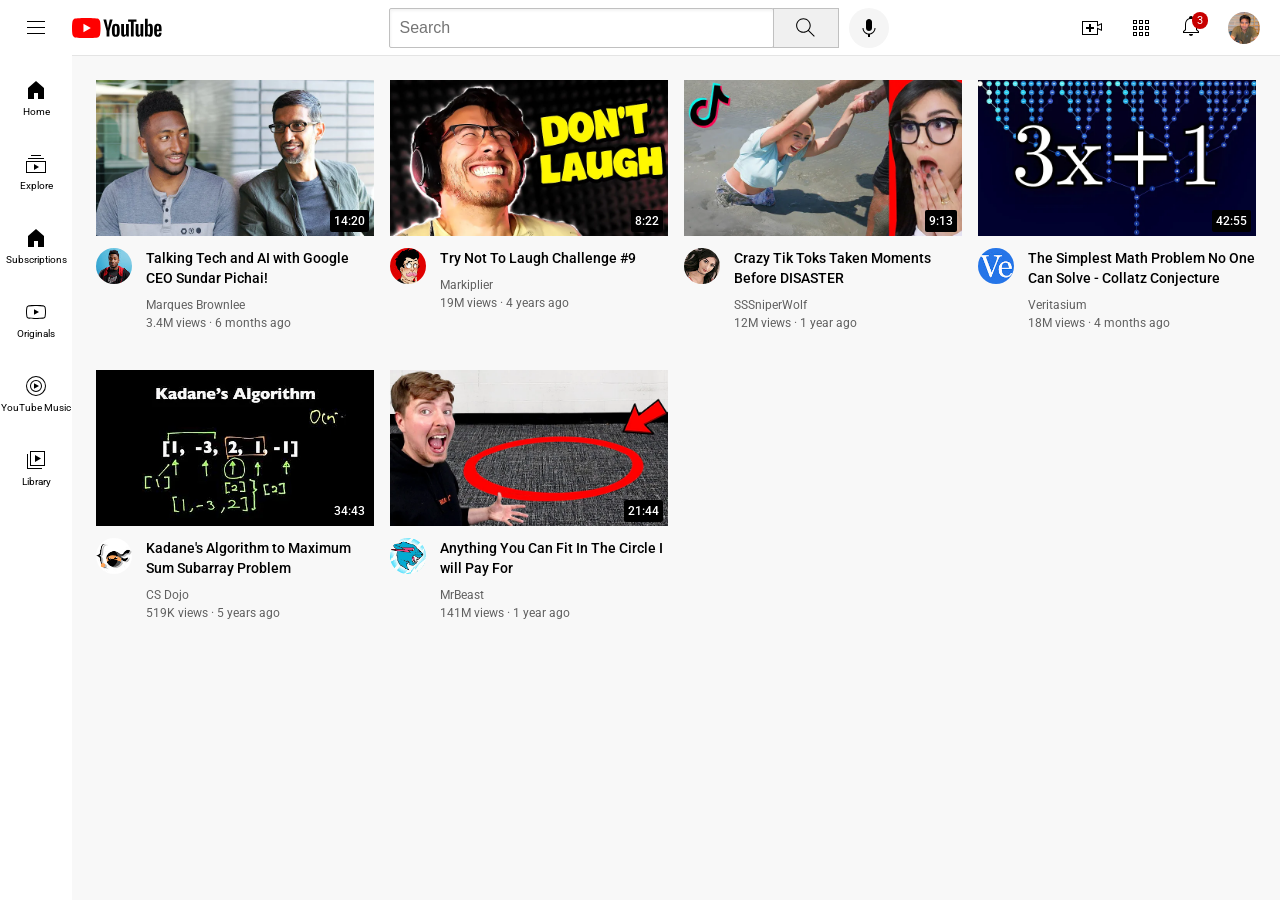
<file: index.html>
<!DOCTYPE html>
<html>
<head>
  <title>YouTube.com Clone</title>

  <link rel="preconnect" href="https://fonts.googleapis.com">
  <link rel="preconnect" href="https://fonts.gstatic.com" crossorigin>
  <link href="https://fonts.googleapis.com/css2?family=Roboto:wght@400;500;700&display=swap" rel="stylesheet">

  <link rel="stylesheet" href="styles/general.css">
  <link rel="stylesheet" href="styles/header.css">
  <link rel="stylesheet" href="styles/video.css">
  <link rel="stylesheet" href="styles/sidebar.css">
</head>
<body>
  <header class="header">
    <div class="left-section">
      <img class="hamburger-menu" src="icons/hamburger-menu.svg">
      <img class="youtube-logo" src="icons/youtube-logo.svg">
    </div>
    <div class="middle-section">
      <input class="search-bar" type="text" placeholder="Search">
      <button class="search-button">
        <img class="search-icon" src="icons/search.svg">
        <div class="tooltip">Search</div>
      </button>
      <button class="voice-search-button">
        <img class="voice-search-icon" src="icons/voice-search-icon.svg">
        <div class="tooltip">Search with Your Voice</div>
      </button>
    </div>
    <div class="right-section">
      <div class="upload-icon-container">
        <img class="upload-icon" src="icons/upload.svg">
        <div class="tooltip">Create</div>
      </div>
      <img class="youtube-apps-icon" src="icons/youtube-apps.svg">
      <div class="notifications-icon-container">
        <img class="notifications-icon" src="icons/notifications.svg">
        <div class="notifications-count">3</div>
      </div>
      <img class="current-user-picture" src="channel-profilepics/channels4_profile.jpg">
    </div>
  </header>

  <nav class="sidebar">
    <div class="sidebar-link">
      <img src="icons/home.svg">
      <div>Home</div>
    </div>
    <div class="sidebar-link">
      <img src="icons/subscriptions.svg">
      <div>Explore</div>
    </div>
    <div class="sidebar-link">
      <img src="icons/home.svg">
      <div>Subscriptions</div>
    </div>
    <div class="sidebar-link">
      <img src="icons/originals.svg">
      <div>Originals</div>
    </div>
    <div class="sidebar-link">
      <img src="icons/youtube-music.svg">
      <div>YouTube Music</div>
    </div>
    <div class="sidebar-link">
      <img src="icons/library.svg">
      <div>Library</div>
    </div>
  </nav>

  <main>
    <section class="video-grid">
      <div class="video-preview">
        <div class="thumbnail-row">
          <img class="thumbnail" src="thumbnails/thumbnail-1.webp">
          <div class="video-time">14:20</div>
        </div>
        <div class="video-info-grid">
          <div class="channel-picture">
            <img class="profile-picture" src="channel-profilepics/channel-1.jpeg">
          </div>
          <div class="video-info">
            <p class="video-title">
              Talking Tech and AI with Google CEO Sundar Pichai!
            </p>
            <p class="video-author">
              Marques Brownlee
            </p>
            <p class="video-stats">
              3.4M views &#183; 6 months ago
            </p>
          </div>
        </div>
      </div>

      <div class="video-preview">
        <div class="thumbnail-row">
          <img class="thumbnail" src="thumbnails/thumbnail-2.webp">
          <div class="video-time">8:22</div>
        </div>
        <div class="video-info-grid">
          <div class="channel-picture">
            <img class="profile-picture" src="channel-profilepics/channel-2.jpeg">
          </div>
          <div class="video-info">
            <p class="video-title">
              Try Not To Laugh Challenge #9
            </p>
            <p class="video-author">
              Markiplier
            </p>
            <p class="video-stats">
              19M views &#183; 4 years ago
            </p>
          </div>
        </div>
      </div>

      <div class="video-preview">
        <div class="thumbnail-row">
          <img class="thumbnail" src="thumbnails/thumbnail-3.webp">
          <div class="video-time">9:13</div>
        </div>
        <div class="video-info-grid">
          <div class="channel-picture">
            <img class="profile-picture" src="channel-profilepics/channel-3.jpeg">
          </div>
          <div class="video-info">
            <p class="video-title">
              Crazy Tik Toks Taken Moments Before DISASTER
            </p>
            <p class="video-author">
              SSSniperWolf
            </p>
            <p class="video-stats">
              12M views &#183; 1 year ago
            </p>
          </div>
        </div>
      </div>

      <div class="video-preview">
        <div class="thumbnail-row">
          <img class="thumbnail" src="thumbnails/thumbnail-4.webp">
          <div class="video-time">42:55</div>
        </div>
        <div class="video-info-grid">
          <div class="channel-picture">
            <img class="profile-picture" src="channel-profilepics/channel-4.jpeg">
          </div>
          <div class="video-info">
            <p class="video-title">
              The Simplest Math Problem No One Can Solve - Collatz Conjecture
            </p>
            <p class="video-author">
              Veritasium
            </p>
            <p class="video-stats">
              18M views &#183; 4 months ago
            </p>
          </div>
        </div>
      </div>

      <div class="video-preview">
        <div class="thumbnail-row">
          <img class="thumbnail" src="thumbnails/thumbnail-5.webp">
          <div class="video-time">34:43</div>
        </div>
        <div class="video-info-grid">
          <div class="channel-picture">
            <img class="profile-picture" src="channel-profilepics/channel-5.jpeg">
          </div>
          <div class="video-info">
            <p class="video-title">
              Kadane's Algorithm to Maximum Sum Subarray Problem
            </p>
            <p class="video-author">
              CS Dojo
            </p>
            <p class="video-stats">
              519K views &#183; 5 years ago
            </p>
          </div>
        </div>
      </div>

      <div class="video-preview">
        <div class="thumbnail-row">
          <img class="thumbnail" src="thumbnails/thumbnail-6.webp">
          <div class="video-time">21:44</div>
        </div>
        <div class="video-info-grid">
          <div class="channel-picture">
            <img class="profile-picture" src="channel-profilepics/channel-6.jpeg">
          </div>
          <div class="video-info">
            <p class="video-title">
              Anything You Can Fit In The Circle I will Pay For
            </p>
            <p class="video-author">
              MrBeast
            </p>
            <p class="video-stats">
              141M views &#183; 1 year ago
            </p>
          </div>
        </div>
      </div>
    </section>
  </main>
</body>
</html>
</file>
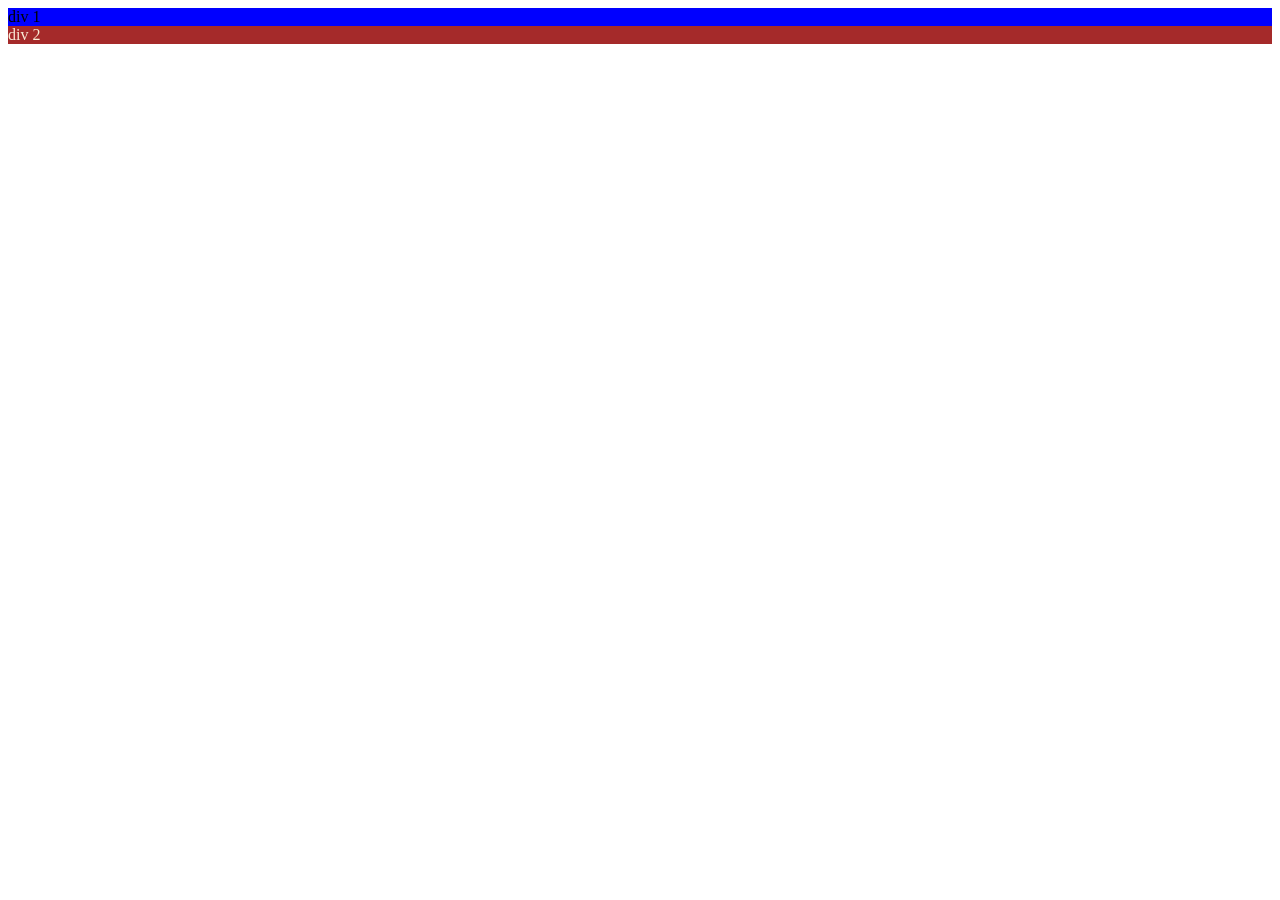
<file: flexbox.html>
<!DOCTYPE html>
<html>
    <head>
<title>Flex box practice</title>
    </head>
    <body>
<div style="display: flexbox;
flex-direction: row;">
<div style="background-color: blue;">div 1</div>
<div style="background-color: brown; color: antiquewhite;">div 2</div>


</div>

    </body>

</html>
</file>
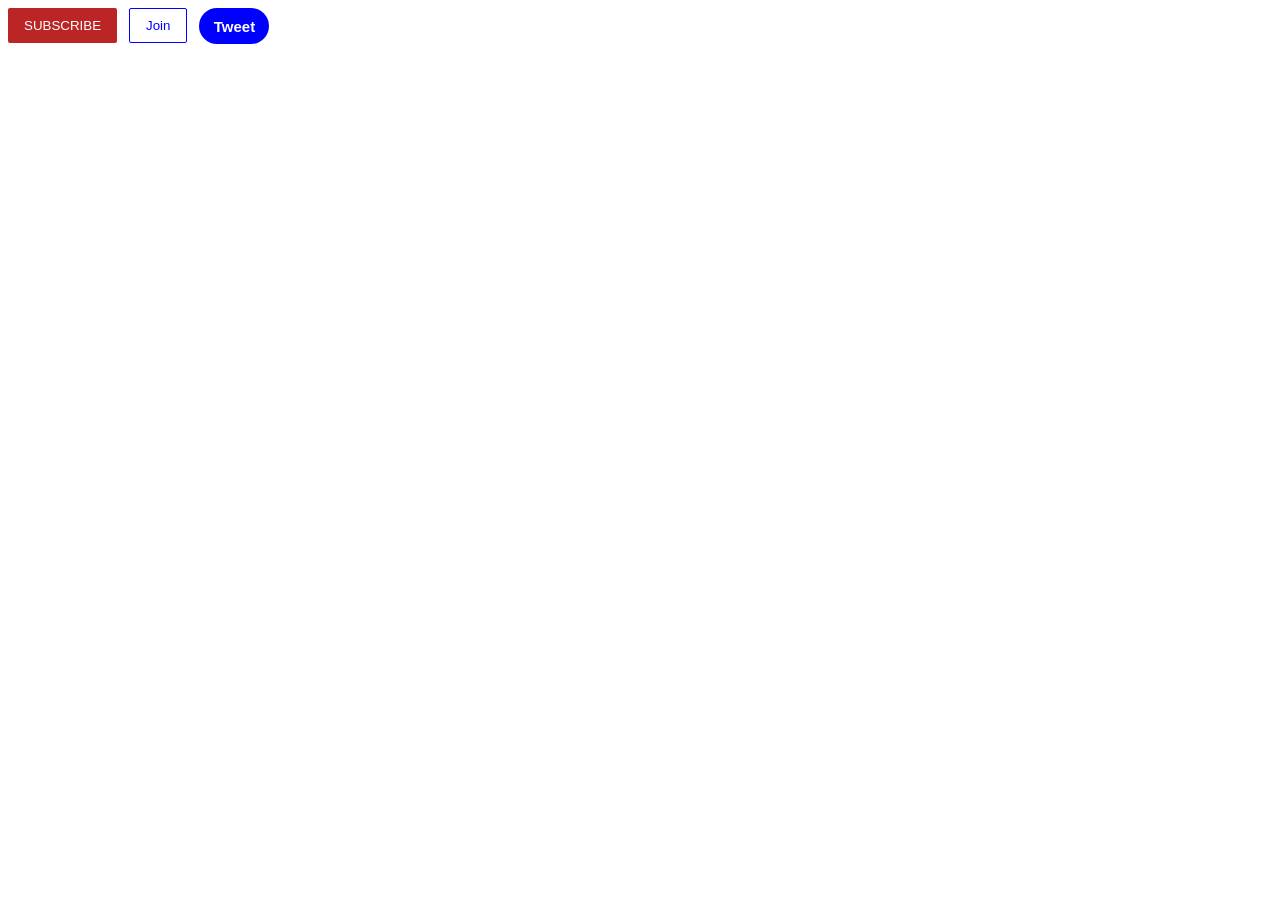
<file: smex.html>
<!DOCTYPE html>
<html>
<head>
  
<title>buttons practice</title>

<link rel="stylesheet" href="buttons.css">
  
</head>

<body>


  <button class="subscribe-button">SUBSCRIBE</button>
  <button class="join-button">Join</button>
  <button class="tweet-button">Tweet</button>
  
</body>
</html>
</file>
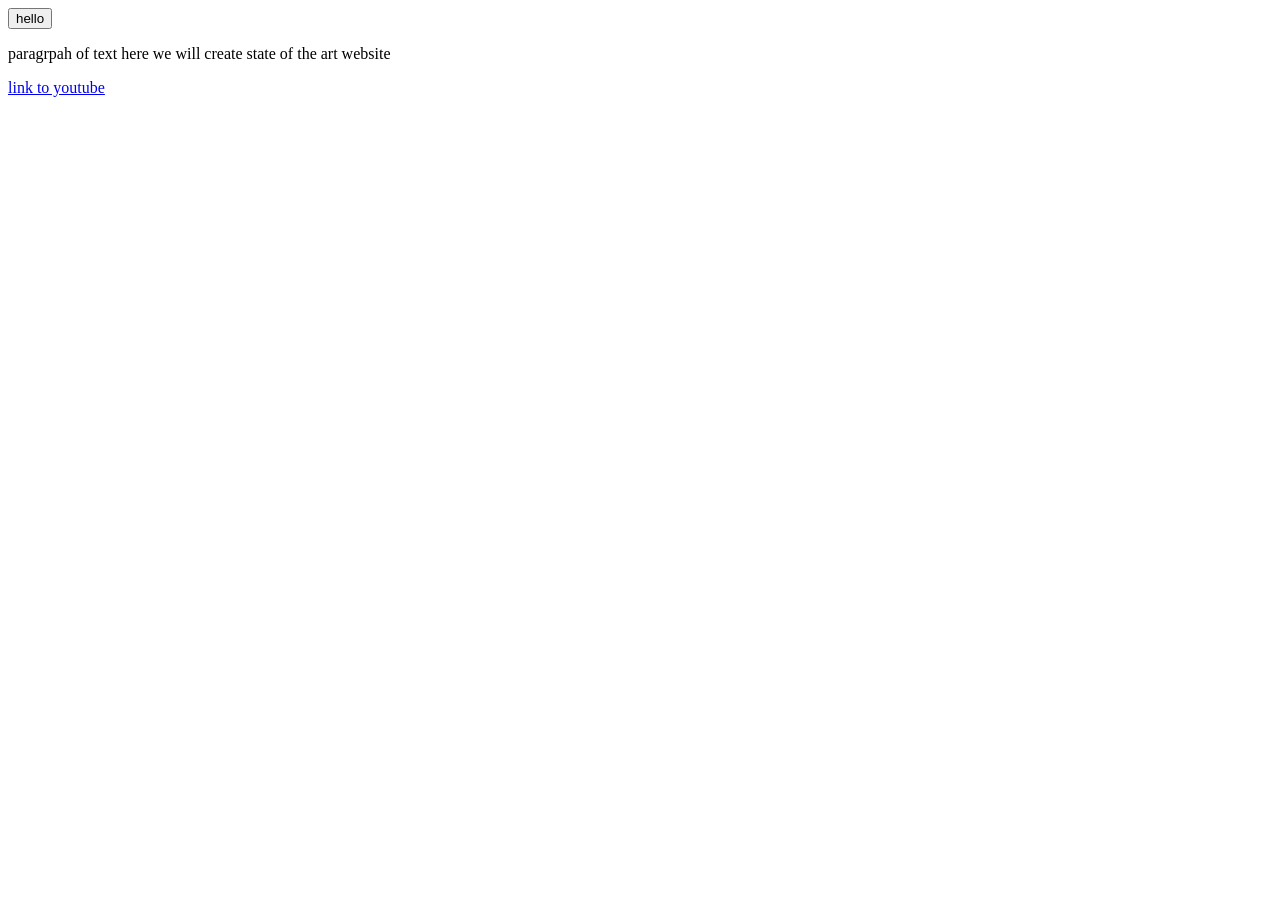
<file: website.html>
<!DOCTYPE html>
<html>
<head>

<title>First website</title>

</head>

<body>
    <button>
        hello
    </button>
    <p>
        paragrpah of text here we will create state of the art website
    </p>
    <a href="https://www.youtube.com/" target="_blank">
        
        link to youtube 
    
    </a>
      
</body>


</html>
</file>
<file: styles/general.css>
p {
  margin-top: 0;
  margin-bottom: 0;
}

body {
  /* This style below will be inherited */
  font-family: Roboto, Arial;
  margin: 0;
  padding-top: 80px;
  padding-left: 96px;
  padding-right: 24px;
  background-color: rgb(248, 248, 248);
}
</file>
<file: styles/header.css>
.header {
  height: 55px;

  display: flex;
  flex-direction: row;
  justify-content: space-between;

  position: fixed;
  top: 0;
  left: 0;
  right: 0;
  z-index: 100;

  background-color: white;
  border-bottom-width: 1px;
  border-bottom-style: solid;
  border-bottom-color: rgb(228, 228, 228);
}

.left-section {
  display: flex;
  align-items: center;
}

.hamburger-menu {
  height: 24px;
  margin-left: 24px;
  margin-right: 24px;
}

.youtube-logo {
  height: 20px;
}

.middle-section {
  flex: 1;
  margin-left: 70px;
  margin-right: 35px;
  max-width: 500px;
  display: flex;
  align-items: center;
}

.search-bar {
  flex: 1;
  height: 36px;
  padding-left: 10px;
  font-size: 16px;
  border: 1px solid rgb(192, 192, 192);
  border-radius: 2px;
  box-shadow: inset 1px 2px 3px rgba(0, 0, 0, 0.05);
  width: 0;
}

.search-bar::placeholder {
  font-size: 16px;
}

.search-button {
  height: 40px;
  width: 66px;
  background-color: rgb(240, 240, 240);
  border-width: 1px;
  border-style: solid;
  border-color: rgb(192, 192, 192);
  margin-left: -1px;
  margin-right: 10px;
}

.search-button,
.voice-search-button,
.upload-icon-container {
  display: flex;
  justify-content: center;
  align-items: center;
  position: relative;
}

.search-button .tooltip,
.voice-search-button .tooltip,
.upload-icon-container .tooltip {
  position: absolute;
  background-color: gray;
  color: white;
  padding-top: 4px;
  padding-bottom: 4px;
  padding-left: 8px;
  padding-right: 8px;
  border-radius: 2px;
  font-size: 12px;
  bottom: -30px;
  opacity: 0;
  transition: opacity 0.15s;
  pointer-events: none;
  white-space: nowrap;
}

.search-button:hover .tooltip,
.voice-search-button:hover .tooltip,
.upload-icon-container:hover .tooltip {
  opacity: 1;
}

.search-icon {
  height: 25px;
}

.voice-search-button {
  height: 40px;
  width: 40px;
  border-radius: 20px;
  border: none;
  background-color: rgb(245, 245, 245);
}

.voice-search-icon {
  height: 24px;
}

.right-section {
  width: 180px;
  margin-right: 20px;
  display: flex;
  align-items: center;
  justify-content: space-between;
  flex-shrink: 0;
}

.upload-icon {
  height: 24px;
}

.youtube-apps-icon {
  height: 24px;
}

.notifications-icon {
  height: 24px;
}

.notifications-icon-container {
  position: relative;
}

.notifications-count {
  position: absolute;
  top: -2px;
  right: -5px;
  background-color: rgb(200, 0, 0);
  color: white;
  font-size: 11px;
  padding-left: 5px;
  padding-right: 5px;
  padding-top: 2px;
  padding-bottom: 2px;
  border-radius: 10px;
}

.current-user-picture {
  height: 32px;
  border-radius: 16px;
}
</file>
<file: styles/video.css>
.thumbnail {
  width: 100%;
}

.video-title {
  margin-top: 0;
  font-size: 14px;
  font-weight: 500;
  line-height: 20px;
  margin-bottom: 10px;
}

.video-info-grid {
  display: grid;
  grid-template-columns: 50px 1fr;
}

.profile-picture {
  width: 36px;
  border-radius: 50px;
}

.thumbnail-row {
  margin-bottom: 8px;
  position: relative;
}

.video-author,
.video-stats {
  font-size: 12px;
  color: rgb(96, 96, 96);
}

.video-author {
  margin-bottom: 4px;
}

.video-grid {
  display: grid;
  grid-template-columns: 1fr 1fr 1fr;
  column-gap: 16px;
  row-gap: 40px;
}

@media (max-width: 750px) {
  .video-grid {
    grid-template-columns: 1fr 1fr;
  }
}

@media (min-width: 751px) and (max-width: 999px) {
  .video-grid {
    grid-template-columns: 1fr 1fr 1fr;
  }
}

@media (min-width: 1000px) {
  .video-grid {
    grid-template-columns: 1fr 1fr 1fr 1fr;
  }
}

.video-time {
  font-size: 12px;
  font-weight: 500;
  padding: 4px;
  border-radius: 2px;
  background-color: black;
  color: white;
  position: absolute;
  bottom: 8px;
  right: 5px;
}
</file>
<file: styles/sidebar.css>
.sidebar {
    position: fixed;
    left: 0;
    bottom: 0;
    top: 55px;
    background-color: white;
    width: 72px;
    z-index: 200;
    padding-top: 5px;
  }
  
  .sidebar-link {
    height: 74px;
    display: flex;
    justify-content: center;
    align-items: center;
    flex-direction: column;
    cursor: pointer;
  }
  
  .sidebar-link:hover {
    background-color: rgb(235, 235, 235);
  }
  
  .sidebar-link img {
    height: 24px;
    margin-bottom: 4px;
  }
  
  .sidebar-link div {
    font-size: 10px;
  }
</file>
<file: buttons.css>
.subscribe-button {
    background-color: rgb(187, 37, 37);
    color: white;
    border: none;

    border-radius: 2px;
    cursor: pointer;
    margin-right: 8px;
    transition: opacity 0.15s;
    padding-top: 10px;
    padding-bottom: 10px;
    padding-left: 16px;
    padding-right: 16px;
    vertical-align: top;
  }
  
  .subscribe-button:hover {
    opacity: 0.6;
  }
  
  .subscribe-button:active {
    opacity: 0.4;
  }
  
  .join-button {
    background-color: white;
    border-color: blue;
    border-style: solid;
    border-width: 1px;
    color: blue;
    
    border-radius: 2px;
    cursor: pointer;
    transition: background-color 0.15s, color 1s;
    padding-top: 9px;
    padding-bottom: 9px;
    padding-left: 16px;
    padding-right: 16px;
  }
  
  .join-button:hover {
    background-color: blue;
    color: white;
  }
  
  .join-button:active {
    opacity: 0.7;
  }
  
  .tweet-button {
    background-color: blue;
    color: white;
    border: none;
    height: 36px;
    width: 70px;
    border-radius: 18px;
    font-weight: bold;
    font-size: 15px;
    cursor: pointer;
    margin-left: 8px;
    transition: box-shadow 0.15s;
    vertical-align: top;
  }
  
  .tweet-button:hover {
    box-shadow: 5px 5px 10px rgba(0, 0, 0, 0.15);
  }
</file>
